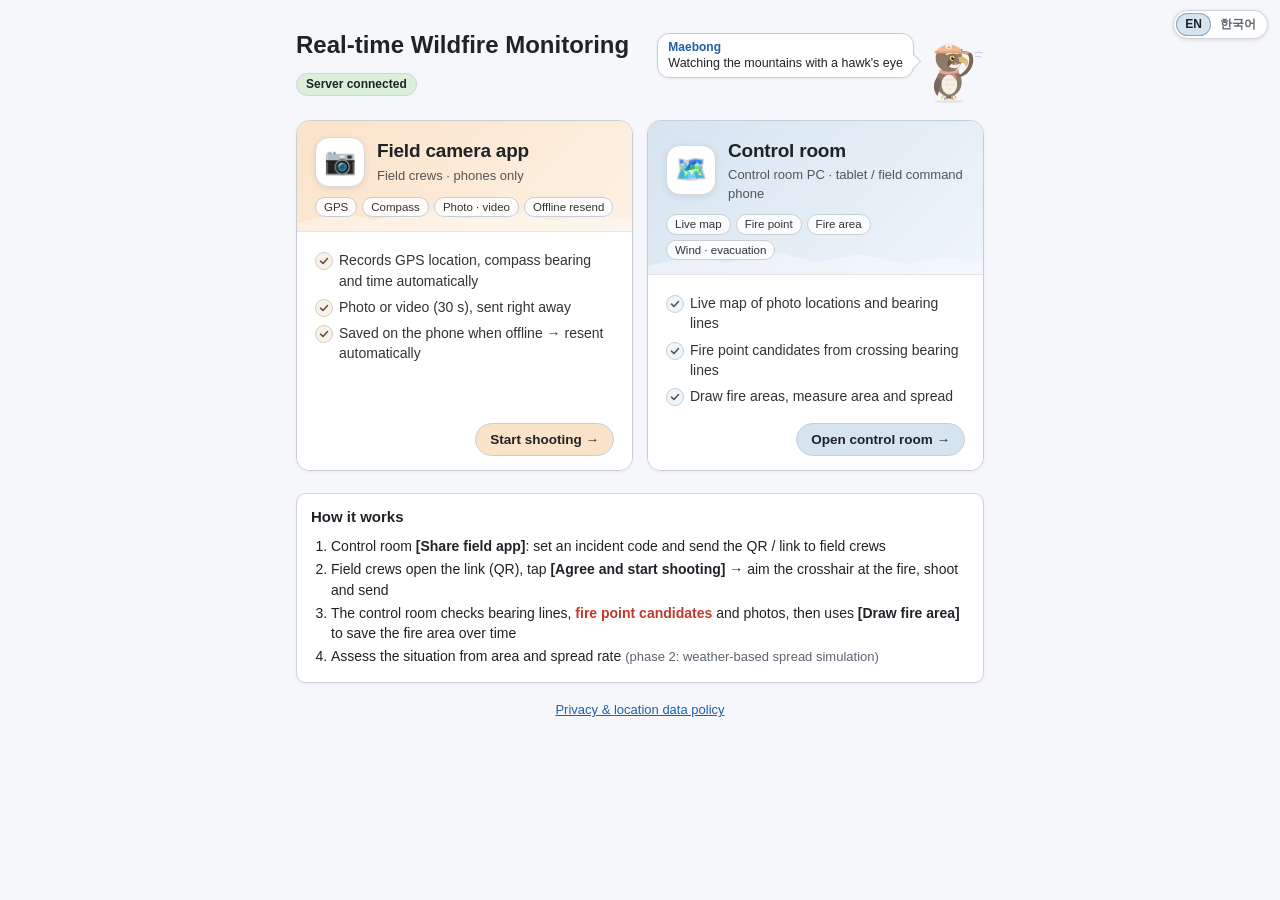
<file: index.html>
<!-- (c) 2026 강성환. All rights reserved. -->
<!DOCTYPE html> <html lang="ko"> <head> <meta charset="UTF-8"> <meta name="viewport" content="width=device-width,initial-scale=1,viewport-fit=cover"> <meta name="theme-color" content="#D6E4F0"> <title>산불상황 모니터링</title> <link rel="manifest" href="manifest.json"> <link rel="icon" href="icons/icon.svg" type="image/svg+xml"> <link rel="apple-touch-icon" href="icons/icon-192.png"> <link rel="stylesheet" href="css/common.css"> <style>.home{max-width:720px;margin:0 auto;padding:28px 16px 40px}.home h1{font-size:24px;margin:0 0 16px}.hero{position:relative;display:flex;align-items:flex-end;justify-content:space-between;gap:12px;margin-bottom:16px}.hero h1{margin:0 0 6px}.hello{display:flex;align-items:flex-end;gap:6px;flex:none}.hello img{width:64px;height:auto;display:block}.hello .bubble{position:relative;background:#fff;border:1px solid #c9cdd3;border-radius:12px;padding:5px 10px;font-size:12.5px;line-height:1.35;margin-bottom:26px;box-shadow:0 1px 3px rgba(40,50,60,.06)}.hello .bubble b{display:block;font-size:12px;color:#1f5fad}.hello .bubble::after{content:'';position:absolute;right:-6px;bottom:10px;width:10px;height:10px;background:#fff;border-right:1px solid #c9cdd3;border-top:1px solid #c9cdd3;transform:rotate(45deg)}.home .lead{color:var(--text-sub);margin:0 0 22px}.entry{display:grid;grid-template-columns:1fr 1fr;gap:14px}.entry a{text-decoration:none;color:inherit;display:flex;border-radius:14px}.entry a>.card{flex:1;margin:0}.entry a:focus-visible{outline:3px solid #8EA9C4;outline-offset:2px}.entry .card{position:relative;height:100%;padding:0;overflow:hidden;border-radius:14px;border:1px solid #c9cdd3;display:flex;flex-direction:column;box-shadow:0 1px 3px rgba(40,50,60,.06);transition:border-color .15s,box-shadow .15s,transform .15s}.entry a:hover .card{border-color:#222;box-shadow:0 6px 18px rgba(40,50,60,.12);transform:translateY(-2px)}.entry .band{position:relative;padding:16px 18px 14px;border-bottom:1px solid #e3e5e8}.entry .band::after{content:'';position:absolute;left:0;right:0;bottom:0;height:26px;opacity:.55;pointer-events:none;background:no-repeat bottom/100% 100% url("data:image/svg+xml,%3Csvg xmlns='http://www.w3.org/2000/svg' viewBox='0 0 300 26' preserveAspectRatio='none'%3E%3Cpath d='M0 26 L0 18 L40 8 L70 15 L110 3 L150 14 L190 6 L230 16 L265 9 L300 15 L300 26 Z' fill='%23ffffff' fill-opacity='.7'/%3E%3C/svg%3E")}.entry .go-field .band{background:linear-gradient(135deg,#fbe3c9 0,#fdf1e4 100%)}.entry .go-ctrl .band{background:linear-gradient(135deg,#d6e4f0 0,#eef5fb 100%)}.entry .head{position:relative;z-index:1;display:flex;align-items:center;gap:12px}.entry .icon{width:50px;height:50px;flex:none;border-radius:14px;display:flex;align-items:center;justify-content:center;font-size:26px;background:#fff;border:1px solid #d5d9de;box-shadow:0 2px 6px rgba(40,50,60,.1)}.entry h2{margin:0 0 2px;font-size:19px;letter-spacing:-.2px}.entry .sub{color:#555}.entry .tags{position:relative;z-index:1;display:flex;flex-wrap:wrap;gap:5px;margin-top:10px}.entry .tag{font-size:11.5px;padding:1px 8px;border-radius:999px;background:rgba(255,255,255,.85);border:1px solid #c9cdd3;color:#333}.entry .body{flex:1;display:flex;flex-direction:column;padding:12px 18px 14px;background:#fff}.entry ul{list-style:none;margin:0;padding:0;font-size:14px;color:#333}.entry li{position:relative;padding-left:24px;margin:6px 0;line-height:1.45}.entry li::before{content:'';position:absolute;left:0;top:2px;width:16px;height:16px;border-radius:50%;border:1px solid #c9cdd3;background:#fff center/10px no-repeat url("data:image/svg+xml,%3Csvg xmlns='http://www.w3.org/2000/svg' viewBox='0 0 10 10'%3E%3Cpath d='M1.5 5.2 L4 7.5 L8.5 2.5' fill='none' stroke='%23555' stroke-width='1.6' stroke-linecap='round' stroke-linejoin='round'/%3E%3C/svg%3E")}.entry .go-field li::before{background-color:#fdf1e4}.entry .go-ctrl li::before{background-color:#eef5fb}.entry .go{margin-top:auto;padding-top:10px;display:flex;justify-content:flex-end}.entry .go span{display:inline-flex;align-items:center;gap:6px;font-size:13.5px;font-weight:700;padding:6px 14px;border-radius:999px;border:1px solid #c9cdd3;transition:border-color .15s,gap .15s}.entry .go-field .go span{background:#fbe3c9}.entry .go-ctrl .go span{background:#d6e4f0}.entry a:hover .go span{border-color:#222;gap:10px}.flow{margin-top:22px}.flow ol{margin:6px 0 0;padding-left:20px;font-size:14px}.flow li{margin:3px 0}@media (max-width:640px){.home{padding:16px 14px 24px}.home h1{font-size:20px;margin-bottom:12px;padding-right:96px}.hero{margin-bottom:8px}.hero h1{margin-bottom:0}.hello{position:absolute;right:-2px;bottom:-10px}.hello img{width:46px}.hello .bubble{padding:3px 8px;font-size:11.5px;margin-bottom:14px}.hello .bubble b{display:none}html[lang=en] .hello .bubble{display:none}.entry{grid-template-columns:1fr;gap:10px}.entry .band{padding:12px 14px 10px}.entry .body{padding:8px 14px 10px}.entry .icon{width:42px;height:42px;font-size:22px;border-radius:12px}.entry h2{font-size:17px}.entry .tags{display:none}.entry ul{font-size:13.5px}.entry li{margin:4px 0}.entry .go{display:none}.flow{margin-top:12px}.flow ol{font-size:13.5px}}</style> </head> <body> <main class="home"> <div class="hero"> <h1>실시간 산불상황 모니터링 <span id="modeBadge" class="badge"></span></h1> <div class="hello" title="마스코트 매봉이"> <div class="bubble"><b>매봉이</b><span>매의 눈으로 산을 지킵니다</span></div> <img src="img/maebong-watch.svg" alt="마스코트 매봉이" width="64" height="66"> </div> </div> <div class="entry"> <a href="field.html" class="go-field"> <div class="card"> <div class="band"> <div class="head"> <div class="icon" aria-hidden="true">📷</div> <div><h2>현장 촬영앱</h2><div class="sub">현장 인원 · 휴대폰 전용</div></div> </div> <div class="tags"><span class="tag">GPS</span><span class="tag">나침반</span><span class="tag">사진·영상</span><span class="tag">오프라인 재전송</span></div> </div> <div class="body"> <ul> <li>GPS 위치·나침반 방향·촬영시각 자동 기록</li> <li>사진·영상(30초) 촬영 후 즉시 전송</li> <li>통신 불량 시 임시저장 → 자동 재전송</li> </ul> <div class="go"><span>촬영 시작하기 →</span></div> </div> </div> </a> <a href="control.html" class="go-ctrl"> <div class="card"> <div class="band"> <div class="head"> <div class="icon" aria-hidden="true">🗺️</div> <div><h2>중앙통제실</h2><div class="sub">상황실 PC·태블릿 / 현장지휘 휴대폰</div></div> </div> <div class="tags"><span class="tag">실시간 지도</span><span class="tag">화점 추정</span><span class="tag">산불영역</span><span class="tag">바람·대피</span></div> </div> <div class="body"> <ul> <li>촬영위치·방향선 실시간 지도 표시</li> <li>방향선 교차로 화점 후보 자동 계산</li> <li>산불영역 작도·면적 산출·확산 추이</li> </ul> <div class="go"><span>통제실 열기 →</span></div> </div> </div> </a> </div> <section class="card flow"> <h3>운영 순서</h3> <ol> <li>통제실 <b>[현장앱 배포]</b>에서 사건코드를 정하고 QR·주소를 현장 인원에게 전달</li> <li>현장 인원은 주소(QR)를 열고 <b>[아래 내용에 동의하고 촬영 시작]</b> → 산불을 십자선에 맞춰 촬영·전송</li> <li>통제실은 방향선·<span class="em-red">화점 후보</span>와 사진을 보고 <b>[산불영역 그리기]</b>로 시각별 영역 저장</li> <li>면적·확산속도 추이로 상황 판단 <span class="sub">(2차: 기상 연계 확산 시뮬레이션)</span></li> </ol> </section> <p class="sub" style="text-align:center;margin-top:18px"><a href="privacy.html">개인정보·위치정보 처리방침</a></p> </main> <script src="vendor/supabase.js"></script> <script src="js/config.js"></script> <script src="js/i18n-en.js"></script> <script src="js/i18n.js"></script> <script src="js/util.js"></script> <script src="js/db.js"></script> <script>U.modeBadge(document.getElementById("modeBadge")),"serviceWorker"in navigator&&navigator.serviceWorker.register("sw.js").catch((()=>{}))</script> </body> </html>
</file>
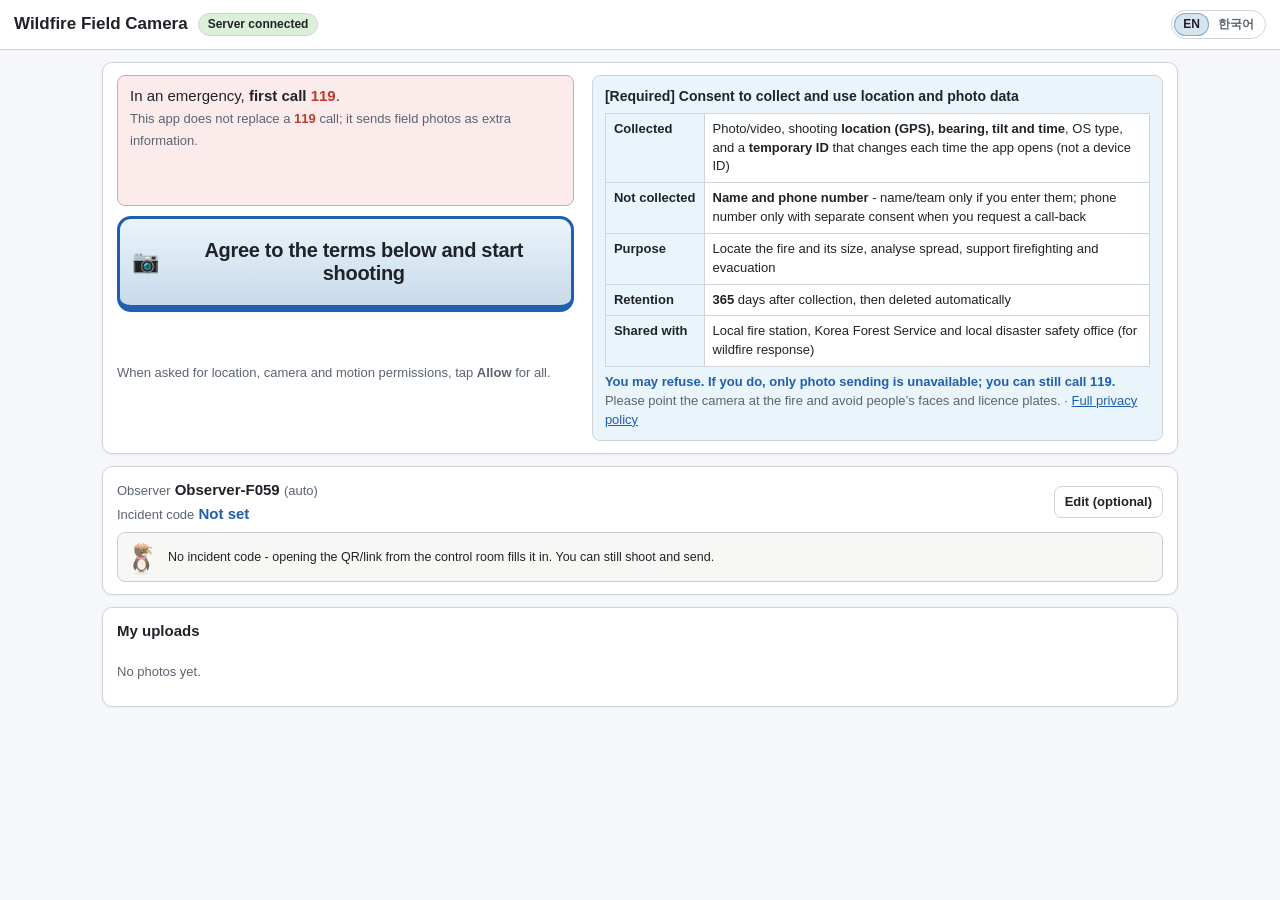
<file: field.html>
<!-- (c) 2026 강성환. All rights reserved. -->
<!DOCTYPE html> <html lang="ko"> <head> <meta charset="UTF-8"> <meta name="viewport" content="width=device-width,initial-scale=1,viewport-fit=cover"> <meta name="theme-color" content="#D6E4F0"> <meta name="robots" content="noindex, nofollow"> <title>산불 현장촬영</title> <link rel="manifest" href="manifest.json"> <link rel="icon" href="icons/icon.svg" type="image/svg+xml"> <link rel="apple-touch-icon" href="icons/icon-192.png"> <link rel="stylesheet" href="css/common.css"> <link rel="stylesheet" href="css/field.css"> </head> <body> <header class="topbar"> <a href="index.html" class="title" style="text-decoration:none;color:inherit">산불 현장촬영</a> <span id="modeBadge" class="badge"></span> <span class="spacer"></span> <span id="outboxBadge" class="badge hidden">전송대기 0</span> </header> <main class="wrap"> <section id="startView" class="card start"> <div class="call119">긴급 상황이면 <b>먼저 <span class="em-red">119</span>에 전화로 신고</b>하세요.<br><span class="sub">이 앱은 <span class="em-red">119</span> 신고를 대신하지 않으며, 현장 사진을 보조로 전달합니다.</span></div> <button class="btn block big start-cta" id="btnStart"><span class="ic">📷</span>아래 내용에 동의하고 촬영 시작</button> <p class="sub" style="margin:6px 0 12px">위치·카메라·동작센서 권한 요청이 나오면 모두 <b>허용</b>해 주세요.</p> <div class="consent-box"> <b>[필수] 위치정보·촬영정보 수집·이용 동의</b> <table class="tbl"> <tr><th>수집 항목</th><td>사진·영상, 촬영 <b>위치(GPS)·방향·기울기·시각</b>, 운영체제 종류, 앱을 열 때마다 바뀌는 <b>임시 번호</b>(기기 고유번호 아님)</td></tr> <tr><th>수집 안 함</th><td><b>이름·전화번호</b> - 이름·소속은 직접 입력한 경우에만, 전화번호는 회신 요청 시 별도 동의한 경우에만 수집</td></tr> <tr><th>이용 목적</th><td>산불 위치·규모 파악, 확산 분석, 진화·대피 지원</td></tr> <tr><th>보유 기간</th><td>수집일로부터 <b id="ctRetention">-</b>일 후 자동 파기</td></tr> <tr><th>제공받는 자</th><td>관할 소방서·산림청·지자체 재난안전 부서 (산불 대응 목적)</td></tr> </table> <div class="sub"><span class="em-blue">동의를 거부할 수 있으며, 거부 시 촬영 전송만 이용할 수 없고 119 전화 신고는 그대로 가능합니다.</span> 다른 사람의 얼굴·차량번호가 찍히지 않도록 산불 방향으로 촬영해 주세요. · <a href="#" id="lnkPrivacy">처리방침 전체 보기</a></div> </div> </section> <section id="camView" class="hidden"> <div class="cam-box"> <video id="video" playsinline muted autoplay></video> <div class="cam-overlay"> <div class="hud-top"> <div class="heading"><span id="hudHeading">---</span>°<small id="hudDir">-</small></div> <div class="pitch">기울기 <span id="hudPitch">-</span>°</div> </div> <div class="crosshair"></div> <div class="compass-strip"><div id="compassTape"></div><i></i></div> <div id="recBadge" class="rec hidden">● 녹화 <span id="recSec">0</span>초</div> </div> </div> <div class="status-row"> <div class="st" id="stGps"><span class="sub">GPS</span> <b>확인중</b></div> <div class="st" id="stCompass"><span class="sub">방위</span> <b>확인중</b></div> </div> <div id="sensorMsg" class="sensor-msg hidden"></div> <div class="shoot-row"> <div class="mode-toggle"> <button class="chip on" data-mode="photo">사진</button> <button class="chip" data-mode="video">영상</button> </div> <button id="btnShutter" class="shutter" aria-label="촬영"></button> <label class="btn sm" id="btnFile" title="기본 카메라 앱으로 촬영"> 기본카메라<input type="file" id="fileInput" accept="image/*,video/*" capture="environment" hidden> </label> </div> <p class="sub center shoot-help">휴대폰·탭을 <b>세워서</b>(가로·세로 모두 가능) 산불 방향을 화면 중앙 십자선에 맞추고 촬영하세요.<br>방위가 불안정하면 기기를 수평으로 2초 들었다가 다시 세우거나, 8자로 흔들어 보정하세요.</p> </section> <section id="profileView" class="card profile"> <div><span class="sub">촬영자</span> <b id="pfName">-</b> <span class="sub" id="pfTeam"></span></div> <div><span class="sub">사건코드</span> <b id="pfIncident" class="em-blue">-</b></div> <button class="btn sm" id="btnEditProfile">입력(선택)</button> <div id="pfIncWarn" class="inc-warn hidden"></div> </section> <section id="profileEdit" class="card hidden"> <h3>촬영자 정보 <span class="sub">(선택 - 비워두면 자동 지정)</span></h3> <p class="sub">만 14세 미만은 이름·소속을 입력하지 마세요. 입력한 이름은 촬영 사진에 함께 표시됩니다.</p> <div class="field"><label>이름</label><input class="input" id="inName" placeholder="미입력 시 단말 번호로 표시" maxlength="30"></div> <div class="field"><label>소속</label><input class="input" id="inTeam" placeholder="예: OO소방서 진화대" maxlength="40"></div> <div class="field"><label>사건코드</label><input class="input" id="inIncident" placeholder="통제실 안내 주소로 열면 자동 입력" maxlength="60"></div> <div style="display:flex;gap:8px"> <button class="btn block" id="btnCancelProfile">닫기</button> <button class="btn primary block" id="btnSaveProfile">저장</button> </div> </section> <div id="histBg" class="hist-bg"></div> <section class="card" id="histCard"> <h3>내 전송 이력 <span class="sub" id="histCount"></span><button class="btn sm hist-close" id="histClose">닫기</button></h3> <div id="history" class="history"><p class="sub">아직 촬영 내역이 없습니다.</p></div> </section> </main> <div id="reviewSheet" class="modal-bg hidden"> <div class="modal"> <h3>관측 정보 확인 후 전송</h3> <div class="review-media" id="reviewMedia"></div> <table class="tbl review-tbl"> <tr><th>촬영시각</th><td id="rvTime"></td></tr> <tr><th>위치</th><td id="rvPos"></td></tr> <tr><th>촬영방향</th><td id="rvHeading"></td></tr> <tr><th>기울기</th><td id="rvPitch"></td></tr> </table> <div class="field" style="margin-top:12px"><label>관측 대상</label> <div class="chips" id="chipType"> <span class="chip on" data-v="화염">화염</span><span class="chip" data-v="연기">연기</span> <span class="chip" data-v="화선">화선</span><span class="chip" data-v="비화">비화(불똥)</span><span class="chip" data-v="기타">기타</span> </div> </div> <div class="field"><label>산불까지 추정거리</label> <div class="chips" id="chipDist"> <span class="chip on" data-v="">모름</span><span class="chip" data-v="300">300m</span><span class="chip" data-v="500">500m</span> <span class="chip" data-v="1000">1km</span><span class="chip" data-v="2000">2km</span><span class="chip" data-v="3000">3km</span><span class="chip" data-v="5000">5km</span> </div> </div> <div class="field"><label>현장 바람 <span class="sub">(선택 · 바람이 불어오는 쪽)</span></label> <div class="chips wind-dir" id="chipWind"> <span class="chip on" data-v="">모름</span><span class="chip" data-v="N">북풍</span><span class="chip" data-v="NE">북동풍</span><span class="chip" data-v="E">동풍</span> <span class="chip" data-v="SE">남동풍</span><span class="chip" data-v="S">남풍</span><span class="chip" data-v="SW">남서풍</span><span class="chip" data-v="W">서풍</span><span class="chip" data-v="NW">북서풍</span> </div> <div class="chips" id="chipWindSpd" style="margin-top:6px"> <span class="chip on" data-v="">세기 모름</span><span class="chip" data-v="약">약함 <small>잎만 흔들림</small></span> <span class="chip" data-v="중">보통 <small>가지 흔들림</small></span><span class="chip" data-v="강">강함 <small>나무 전체 흔들림</small></span> </div> </div> <div class="field"><label>메모</label><textarea class="input" id="rvMemo" rows="2" maxlength="500" placeholder="예: 능선 넘어 확산 중, 바람 강함"></textarea></div> <div class="cb-row" id="cbRow"> <button class="btn sm" id="btnCallback">회신 전화 요청 (선택)</button> <span class="sub" id="cbStatus">상황실의 확인 전화가 필요할 때만 누르세요</span> </div> <div class="actions"> <button class="btn" id="btnRetake">다시 촬영</button> <button class="btn primary" id="btnSend">전송</button> </div> </div> </div> <div id="cbModal" class="modal-bg hidden"> <div class="modal"> <h3>회신 전화 요청</h3> <div class="field"><label>휴대전화번호 *</label><input class="input" id="cbPhone" type="tel" inputmode="tel" placeholder="010-0000-0000" maxlength="20" autocomplete="tel"></div> <div class="consent-box small"> <b>[필수] 개인정보·개인위치정보 수집·이용 동의</b> <table class="tbl"> <tr><th>수집 항목</th><td>휴대전화번호, 이 촬영의 위치·시각</td></tr> <tr><th>이용 목적</th><td>산불 상황 확인을 위한 상황실 회신 연락</td></tr> <tr><th>보유 기간</th><td>요청일로부터 <b id="cbRetention">30</b>일 후 자동 파기</td></tr> <tr><th>제공받는 자</th><td>관할 소방서·산림청·지자체 재난안전 부서 (산불 대응 목적, 제공 시 회신 연락으로 알려드림)</td></tr> </table> <div class="sub">동의를 거부할 수 있으며, 거부해도 사진 전송은 정상적으로 됩니다.</div> </div> <label class="chk"><input type="checkbox" id="cbAgree"> 위 내용을 확인했으며 수집·이용에 동의합니다.</label> <label class="chk"><input type="checkbox" id="cbAge"> 만 14세 이상입니다.</label> <div class="actions"> <button class="btn" id="cbCancel">취소</button> <button class="btn primary" id="cbOk">동의하고 요청</button> </div> </div> </div> <div id="privacyModal" class="modal-bg hidden"> <div class="modal"><div id="privacyBody"></div> <div class="actions"><button class="btn primary" id="privacyClose">닫기</button></div> </div> </div> <script src="vendor/supabase.js"></script> <script src="js/config.js"></script> <script src="js/i18n-en.js"></script> <script src="js/i18n.js"></script> <script src="js/util.js"></script> <script src="js/geo.js"></script> <script src="js/db.js"></script> <script src="js/sensors.js"></script> <script src="js/outbox.js"></script> <script src="js/field.js"></script> </body> </html>
</file>
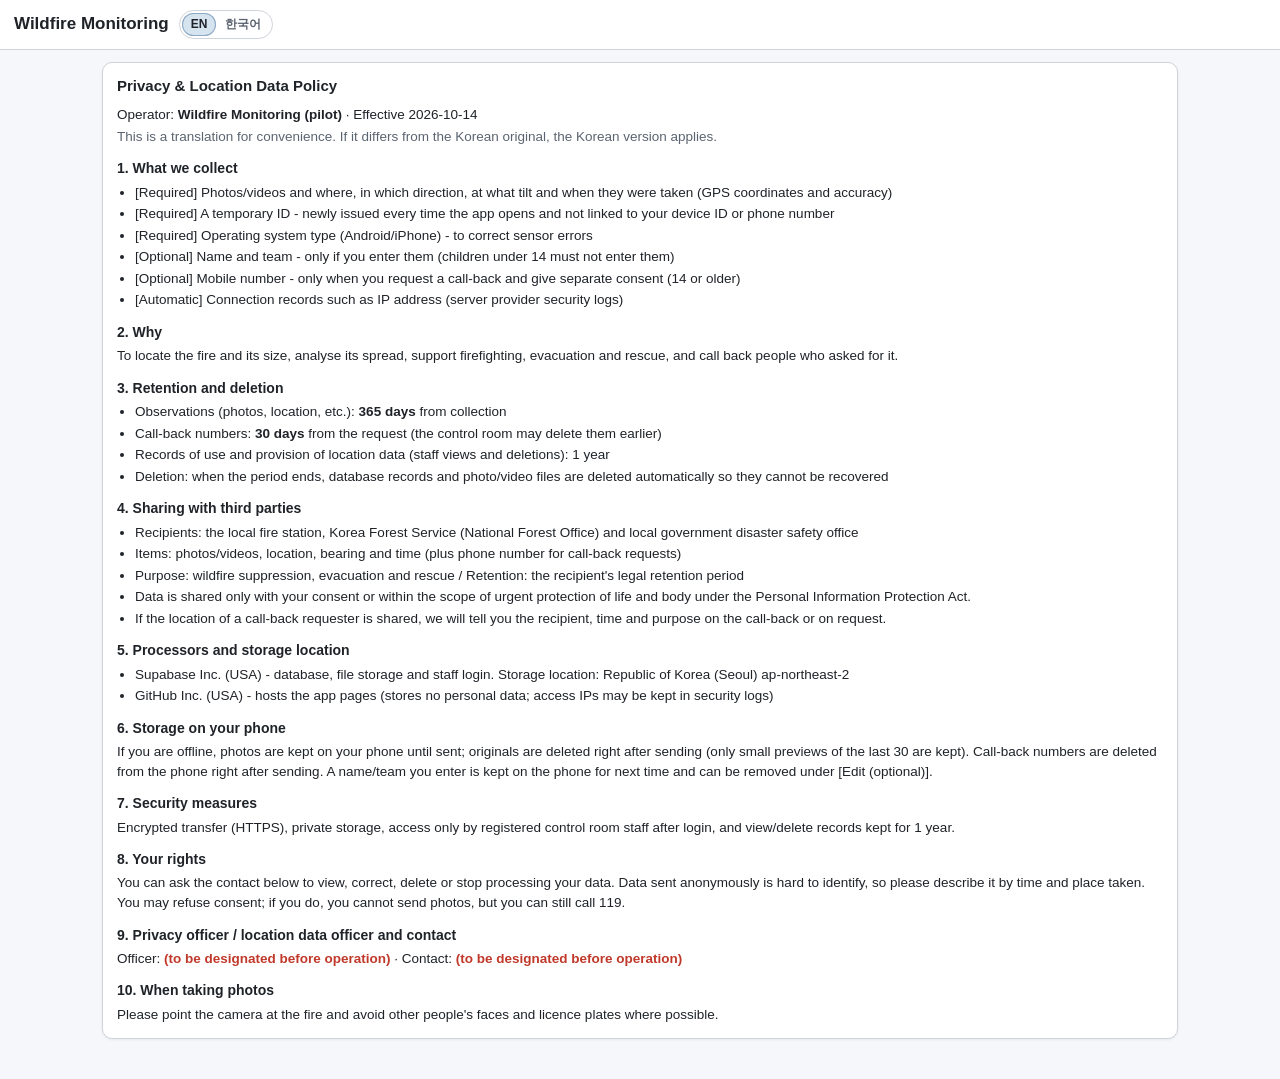
<file: privacy.html>
<!-- (c) 2026 강성환. All rights reserved. -->
<!DOCTYPE html> <html lang="ko"> <head> <meta charset="UTF-8"> <meta name="viewport" content="width=device-width,initial-scale=1"> <title>개인정보·위치정보 처리방침</title> <link rel="icon" href="icons/icon.svg" type="image/svg+xml"> <link rel="stylesheet" href="css/common.css"> <link rel="stylesheet" href="css/field.css"> </head> <body> <header class="topbar"><a href="index.html" class="title" style="text-decoration:none;color:inherit">산불상황 모니터링</a></header> <main class="wrap"><section class="card" id="body"></section></main> <script src="js/config.js"></script> <script src="js/i18n-en.js"></script> <script src="js/i18n.js"></script> <script src="js/util.js"></script> <script>document.getElementById("body").innerHTML=U.privacyHtml()</script> </body> </html>
</file>
<file: css/common.css>
@keyframes toastIn{0%{opacity:0;transform:translateY(-6px)}to{opacity:1;transform:none}}:root{--bg:#F5F7FA;--card:#FFFFFF;--line:#CFD4DB;--line-strong:#222222;--text:#1F2328;--text-sub:#5B6470;--em-red:#C0392B;--em-blue:#1F5FAD;--p-blue:#D6E4F0;--p-blue2:#EAF4FB;--p-red:#F6D5D5;--p-red2:#FCEBEB;--p-orange:#FBE3C9;--p-green:#DCEFD9;--p-yellow:#FFF3C4;--p-purple:#E6DDF3;--p-gray:#EEF0F3;--radius:10px;--shadow:0 1px 3px rgba(0,0,0,.06);--font:"Pretendard", "Noto Sans KR", "Malgun Gothic", -apple-system, BlinkMacSystemFont, "Segoe UI", sans-serif}*{box-sizing:border-box}body,html{margin:0;padding:0}body{background:var(--bg);color:var(--text);font-family:var(--font);font-size:15px;line-height:1.45;-webkit-tap-highlight-color:transparent}button,input,select,textarea{font-family:inherit;font-size:inherit;color:inherit}.em-blue,.em-red{color:var(--em-red);font-weight:700}.em-blue{color:var(--em-blue)}.sub{color:var(--text-sub);font-size:13px}.hidden{display:none!important}.topbar{display:flex;align-items:center;gap:10px;padding:10px 14px;background:var(--card);border-bottom:1px solid var(--line)}.topbar .title{font-weight:800;font-size:17px;white-space:nowrap}.topbar .spacer{flex:1}.badge,.btn,.card{border:1px solid var(--line)}.badge{display:inline-flex;align-items:center;gap:4px;padding:2px 9px;border-radius:999px;font-size:12px;font-weight:600;background:var(--p-gray);white-space:nowrap}.badge.local{background:var(--p-yellow)}.badge.live{background:var(--p-green)}.badge.warn{background:var(--p-red)}.badge.info{background:var(--p-blue)}.btn,.card{background:var(--card)}.card{border-radius:var(--radius);padding:12px 14px;box-shadow:var(--shadow)}.card.strong{border-color:var(--line-strong)}.card h3{margin:0 0 8px;font-size:15px}.btn{display:inline-flex;align-items:center;justify-content:center;gap:6px;padding:9px 14px;border-radius:8px;cursor:pointer;font-weight:600;min-height:40px;touch-action:manipulation}.btn:hover{background:var(--p-gray)}.btn:disabled{opacity:.5;cursor:not-allowed}.btn.primary{background:var(--p-blue);border-color:#8ea9c4}.btn.primary:hover{background:#c8daea}.btn.danger{background:var(--p-red);border-color:#d9a5a5}.btn.ok{background:var(--p-green);border-color:#a9cba3}.btn.sm{padding:5px 10px;min-height:32px;font-size:13px}.btn.block{width:100%}.btn.on{background:var(--p-blue);border-color:var(--line-strong)}.field{display:flex;flex-direction:column;gap:4px;margin-bottom:10px}.field label{font-size:13px;font-weight:600;color:var(--text-sub)}.input,select.input,textarea.input{width:100%;padding:9px 11px;border-radius:8px;border:1px solid var(--line);background:#fff}.input:focus{outline:2px solid var(--p-blue);border-color:#8ea9c4}.chips{display:flex;flex-wrap:wrap;gap:6px}.chip,.toast{background:#fff;font-size:14px}.chip{padding:7px 12px;border-radius:999px;border:1px solid var(--line);cursor:pointer;user-select:none}.chip.on{background:var(--p-blue);border-color:var(--line-strong);font-weight:700}#toast-wrap{left:50%;top:14px;transform:translateX(-50%);z-index:3000;flex-direction:column;gap:6px;width:min(92vw,420px);pointer-events:none}.toast{border:1px solid var(--line-strong);border-radius:10px;padding:10px 14px;box-shadow:0 4px 14px rgba(0,0,0,.12);animation:toastIn .2s ease-out}.toast.err{background:var(--p-red2)}.toast.ok{background:#f3faf1}#toast-wrap,.modal-bg{position:fixed;display:flex}.modal-bg{inset:0;background:rgba(30,35,40,.45);z-index:2000;align-items:center;justify-content:center;padding:16px}.lang-btn,.modal{border:1px solid var(--line);background:#fff}.modal{border-radius:12px;width:min(560px,100%);max-height:92vh;overflow:auto;padding:16px}.modal h3{margin:0 0 12px}.modal .actions{display:flex;gap:8px;justify-content:flex-end;margin-top:12px}table.tbl{width:100%;border-collapse:collapse;font-size:13px}table.tbl td,table.tbl th{border:1px solid var(--line);padding:6px 8px;text-align:left}table.tbl th{background:var(--p-blue2);font-weight:700}table.tbl td.num{text-align:right;font-variant-numeric:tabular-nums}a{color:var(--em-blue)}.lang-btn{display:inline-flex;align-items:center;border-radius:999px;padding:2px;cursor:pointer;font:inherit;font-size:12px;font-weight:700;flex:none}.lang-btn span{padding:3px 9px;border-radius:999px;color:var(--text-sub)}.lang-btn span.on{background:var(--p-blue);color:var(--text);box-shadow:inset 0 0 0 1px #8ea9c4}.lang-btn:focus-visible{outline:3px solid var(--em-blue);outline-offset:2px}.lang-btn.floating{position:fixed;top:10px;right:12px;z-index:1500;box-shadow:0 1px 4px rgba(0,0,0,.12)}.toast .t-mb{float:left;width:30px;height:auto;margin:-2px 8px 0-2px}.empty.mb-empty img{display:block;width:72px;height:auto;margin:0 auto 8px;opacity:.95}
</file>
<file: css/field.css>
@keyframes ctaPulse{0%,to{box-shadow:0 0 0 0 rgba(31,95,173,.1)}50%{box-shadow:0 0 0 9px rgba(31,95,173,.28)}}.wrap{max-width:560px;margin:0 auto;display:flex;flex-direction:column;gap:12px;padding:12px 12px 40px}.center{text-align:center}.profile{display:grid;grid-template-columns:1fr auto;gap:2px 10px;align-items:center}.profile #btnEditProfile{grid-row:1/span 2;grid-column:2}.start p{margin:0 0 12px}.btn.big{min-height:56px;font-size:18px}.cam-box{position:relative;width:100%;aspect-ratio:3/4;background:#2b2f36;border-radius:12px;overflow:hidden;border:1px solid var(--line)}.cam-box video{width:100%;height:100%;object-fit:cover;display:block}.cam-overlay{position:absolute;inset:0;pointer-events:none;color:#fff;text-shadow:0 1px 3px rgba(0,0,0,.8)}.hud-top{position:absolute;top:10px;left:10px;right:10px;display:flex;justify-content:space-between;align-items:flex-start}.heading{font-size:34px;font-weight:800;line-height:1;font-variant-numeric:tabular-nums}.heading small{font-size:16px;margin-left:6px;font-weight:700}.pitch{font-size:15px;font-weight:700;background:rgba(0,0,0,.25);padding:3px 8px;border-radius:6px}.crosshair{position:absolute;left:50%;top:50%;width:64px;height:64px;transform:translate(-50%,-50%)}.crosshair::after,.crosshair::before{content:"";position:absolute;background:rgba(255,255,255,.9);box-shadow:0 0 2px rgba(0,0,0,.7)}.compass-strip i,.crosshair::before{left:50%;top:0;bottom:0;width:2px;transform:translateX(-50%)}.crosshair::after{top:50%;left:0;right:0;height:2px;transform:translateY(-50%)}.compass-strip{position:absolute;left:0;right:0;bottom:0;height:38px;background:rgba(20,24,28,.45);overflow:hidden}.compass-strip i{position:absolute;background:#ffb4b4}#compassTape,.rec{position:absolute;left:50%;font-weight:700}#compassTape{top:0;bottom:0;white-space:nowrap;font-size:13px;display:flex;align-items:center;will-change:transform}#compassTape span{display:inline-block;width:30px;text-align:center}#compassTape span.major{color:#ffe9a8;font-size:15px}.rec{top:56px;transform:translateX(-50%);background:rgba(192,57,43,.85);padding:4px 12px;border-radius:999px;font-size:14px}.status-row{display:grid;grid-template-columns:1fr 1fr;gap:8px;margin-top:10px}.sensor-msg,.st{border-radius:8px}.st{background:var(--card);border:1px solid var(--line);padding:7px 10px;font-size:14px}.consent-box a,.st.good b{color:var(--em-blue)}.st.bad b{color:var(--em-red)}.sensor-msg{margin-top:8px;background:var(--p-red2);border:1px solid #d9a5a5;padding:8px 10px;font-size:13px}.shoot-row{display:grid;grid-template-columns:1fr auto 1fr;align-items:center;margin:14px 0 6px}.mode-toggle{display:flex;gap:4px}.shoot-row #btnFile{justify-self:end}.shutter{width:76px;height:76px;border-radius:50%;cursor:pointer;background:#fff;border:5px solid var(--line);box-shadow:0 0 0 3px #fff inset,0 0 0 4px var(--line-strong) inset;touch-action:manipulation}.shutter:active{transform:scale(.95)}.shutter.recording,.shutter.video{background:var(--p-red)}.shutter.recording{border-radius:18px;border-color:var(--em-red)}.review-media img,.review-media video{width:100%;max-height:42vh;object-fit:contain;background:#2b2f36;border-radius:8px;display:block}.review-tbl{margin-top:10px}.review-tbl th{width:90px}.history{display:flex;flex-direction:column;gap:8px}.call119,.hist{border-radius:8px}.hist{display:grid;grid-template-columns:56px 1fr auto;gap:10px;align-items:center;border:1px solid var(--line);padding:6px}.hist img{width:56px;height:56px;object-fit:cover;border-radius:6px;background:var(--p-gray)}.hist .meta{font-size:13px}.hist .err{color:var(--em-red);font-size:12px}.call119{background:var(--p-red2);border:1px solid #d9a5a5;padding:9px 12px;margin-bottom:10px}.consent-box{border:1px solid var(--line);border-radius:8px;padding:10px 12px;margin-bottom:12px;background:var(--p-blue2);font-size:14px}.consent-box ul,.privacy ul{margin:6px 0;padding-left:18px}.consent-box li{margin:2px 0}.consent-box.small{font-size:13px}.consent-box .tbl th{white-space:nowrap;width:1%;vertical-align:top}.cb-row,.chk{display:flex;align-items:center;gap:8px}.chk{margin:8px 0;font-size:14px}.chk input{width:20px;height:20px}.cb-row{flex-wrap:wrap;margin-top:4px}.cb-row.on{background:var(--p-green);border:1px solid #a9cba3;border-radius:8px;padding:6px 8px}.privacy h3{margin-top:0}.privacy h4{margin:12px 0 4px;font-size:14px}.privacy li,.privacy p{font-size:13.5px;margin:2px 0}.privacy ul{margin:4px 0}#reviewSheet .modal{padding-bottom:0}#reviewSheet .actions{position:sticky;bottom:0;background:#fff;padding:10px 0 12px;margin-top:8px;border-top:1px solid var(--line)}.consent-box .tbl{margin:6px 0;background:#fff}.btn.start-cta{display:flex;align-items:center;justify-content:center;gap:10px;padding:18px 12px;font-size:18px;font-weight:800;word-break:keep-all;letter-spacing:-.3px;border-radius:14px;color:var(--text);background:linear-gradient(#eaf4fb,#c8daea);border:3px solid var(--em-blue);border-bottom-width:7px;animation:ctaPulse 1.5s ease-in-out infinite}.btn.start-cta .ic{font-size:22px}.btn.start-cta:active{border-bottom-width:3px;transform:translateY(4px)}.btn.start-cta:disabled{animation:none}@media (prefers-reduced-motion:reduce){.btn.start-cta{animation:none;box-shadow:0 0 0 5px rgba(31,95,173,.2)}}.badge.only-shooting,.shooting #histCard,.shooting #profileEdit,.shooting #profileView{display:none}#outboxBadge{cursor:pointer}.shooting .badge.only-shooting{display:inline-block}.badge.blocked{background:var(--p-red);border-color:var(--em-red);color:var(--em-red);font-weight:700}.hist-close{float:right}.hist-bg,.hist-close{display:none}.shooting.show-hist .hist-bg{display:block;position:fixed;inset:0;background:rgba(30,35,40,.45);z-index:2050}.shooting.show-hist #histCard{display:block;position:fixed;left:10px;right:10px;top:60px;max-height:75vh;overflow:auto;z-index:2100;border-color:var(--line-strong);margin:0}.shooting.show-hist .hist-close{display:inline-block}.chips small{font-size:11px;color:var(--text-sub);margin-left:2px}.wind-dir .chip{padding:6px 10px}.profile .inc-warn{grid-column:1/-1;margin-top:6px;padding:6px 8px;border:1px solid #c9cdd3;border-radius:8px;background:#f7f8f6;font-size:12.5px;line-height:1.45;color:#222;display:flex;gap:8px;align-items:center}.profile .inc-warn.closed{border:1.5px solid #222;background:#fbedea;color:#b03a2e;font-weight:600}.profile .inc-warn.hidden{display:none}.profile .inc-warn .mb{width:34px;height:auto;flex:none}@media (min-width:700px){.wrap{max-width:1100px}}@media (min-width:820px){#startView{display:grid;grid-template-columns:minmax(0,1fr) minmax(0,1.25fr);grid-template-areas:"call consent""cta consent""hint consent";column-gap:18px;align-content:start}#startView .call119{grid-area:call}#startView .start-cta{grid-area:cta;align-self:start;min-height:96px;font-size:20px}#startView>p.sub{grid-area:hint}#startView .consent-box{grid-area:consent;margin-bottom:0}}@media (orientation:landscape) and (min-width:700px){body.shooting .wrap{max-width:none;padding:8px 10px}body.shooting #camView:not(.hidden){display:grid;grid-template-columns:minmax(0,1fr) clamp(220px,24vw,300px);grid-template-rows:auto auto 1fr auto;column-gap:12px;height:calc(100dvh - var(--topbar-h, 52px) - 16px)}body.shooting .cam-box{grid-column:1;grid-row:1/-1;aspect-ratio:auto;height:100%}body.shooting .status-row{grid-column:2;grid-row:1;margin-top:0;grid-template-columns:1fr}body.shooting #sensorMsg{grid-column:2;grid-row:2}body.shooting .shoot-row{grid-column:2;grid-row:3;margin:0;display:flex;flex-direction:column;align-items:center;justify-content:center;gap:16px}body.shooting .shoot-row #btnFile{justify-self:auto}body.shooting .shutter{width:96px;height:96px}body.shooting .shoot-help{grid-column:2;grid-row:4;margin:0;font-size:12px;text-align:left}}@media (orientation:landscape) and (min-width:700px) and (max-height:520px){body.shooting .shoot-help{display:none}body.shooting .shutter{width:78px;height:78px}body.shooting .status-row{grid-template-columns:1fr 1fr}}@media (orientation:portrait) and (min-width:700px){body.shooting .wrap{max-width:none;padding:8px 12px}body.shooting .cam-box{aspect-ratio:auto;height:calc(100dvh - var(--topbar-h, 52px) - 280px)}body.shooting .shutter{width:96px;height:96px}body.shooting .shoot-row{margin:10px 0 4px}}
</file>
